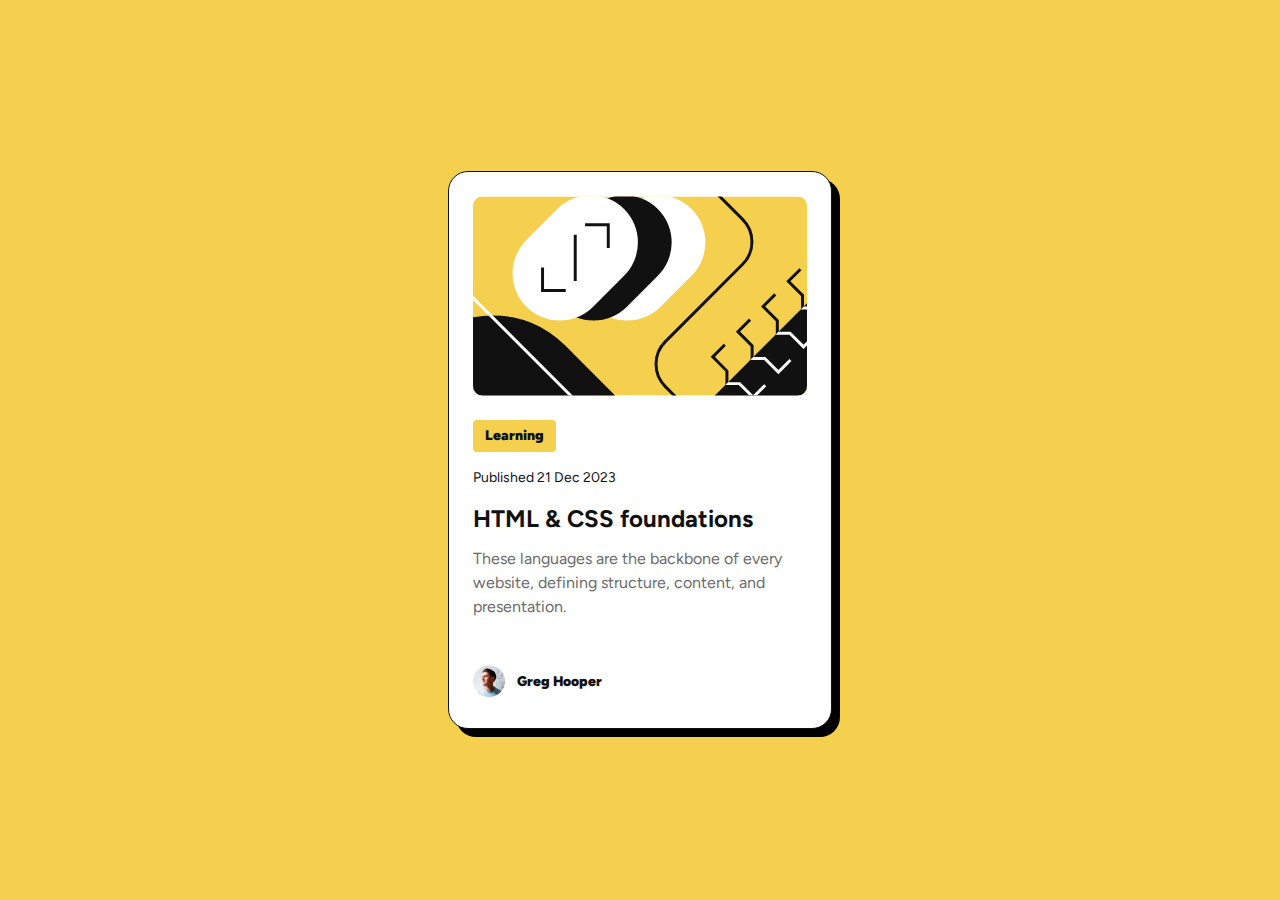
<file: blog-preview-card/index.html>
<!DOCTYPE html>
<html lang="en">
  <head>
    <meta charset="UTF-8" />
    <meta name="viewport" content="width=device-width, initial-scale=1.0" />
    <link rel="stylesheet" href="style.css" />
    <link
      rel="shortcut icon"
      href="./assets/images/favicon-32x32.png"
      type="image/x-icon"
    />
    <link rel="preconnect" href="https://fonts.googleapis.com">
    <link rel="preconnect" href="https://fonts.gstatic.com" crossorigin>
    <link href="https://fonts.googleapis.com/css2?family=Figtree:ital,wght@0,300..900;1,300..900&display=swap" rel="stylesheet">
    <title>Card Blog</title>
  </head>
  <body>
    <main class="card-container">
      <section class="card">
        <img
          src="./assets/images/illustration-article.svg"
          alt="imagen-ilustrativa"
          class="card-img"
        />
        <div class="card-text">
          <p class="card-text__category">Learning</p>
          <p class="card-text__date">Published 21 Dec 2023</p>
          <h1 class="card-text__title">HTML & CSS foundations</h1>
          <p class="card-text__description">
            These languages are the backbone of every website, defining
            structure, content, and presentation.
          </p>
        </div>
        <div class="card-profile">
          <img src="./assets/images/image-avatar.webp" alt="avatar-perfil" class="card-profile__img"/>
          <p class="card-profile__name">Greg Hooper</p>
        </div>
      </section>
    </main>
  </body>
</html>
</file>
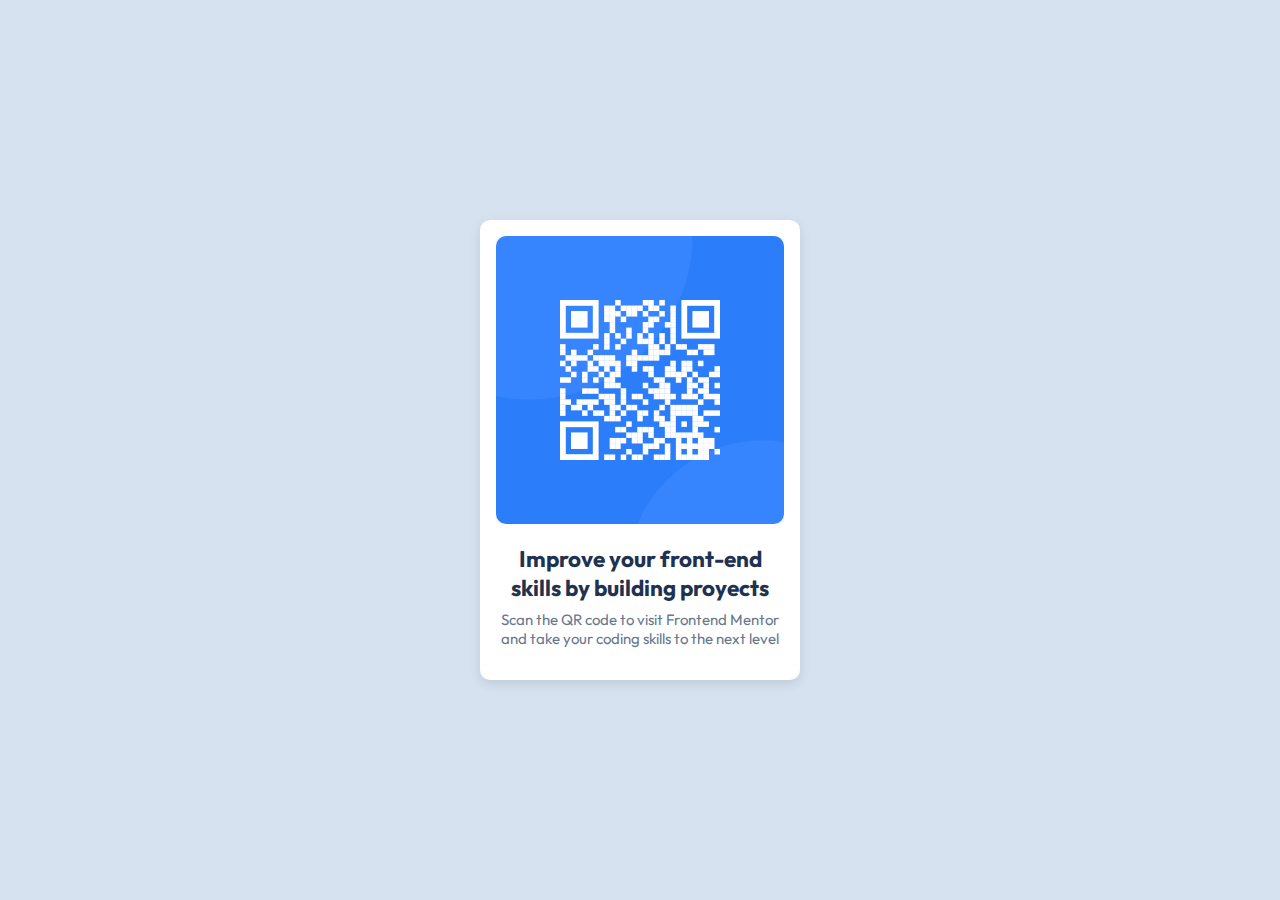
<file: qr-component/index.html>
<!DOCTYPE html>
<html lang="es">
<head>
  <meta charset="UTF-8">
  <meta name="viewport" content="width=device-width, initial-scale=1.0"> 
  <link rel="icon" type="image/png" sizes="32x32" href="./images/favicon-32x32.png">
  <link rel="stylesheet" href="style.css">
  <link href="https://fonts.googleapis.com/css2?family=JetBrains+Mono:ital,wght@0,100..800;1,100..800&family=Outfit:wght@100..900&display=swap" rel="stylesheet">
  <title>Frontend Mentor | QR code component</title>
</head>
<body>
    <main class="qr-container">
      <section class="qr-component">
        <div class="qr-card">
          <img src="images/image-qr-code.png" class="qr-image">
          <div class="qr-text">
            <h2>Improve your front-end skills by building proyects</h2>
            <p>Scan the QR code to visit Frontend Mentor and take your coding skills to the next level</p>
          </div>
        </div>
      </section>
    </main>
  </body>
</html>
</file>
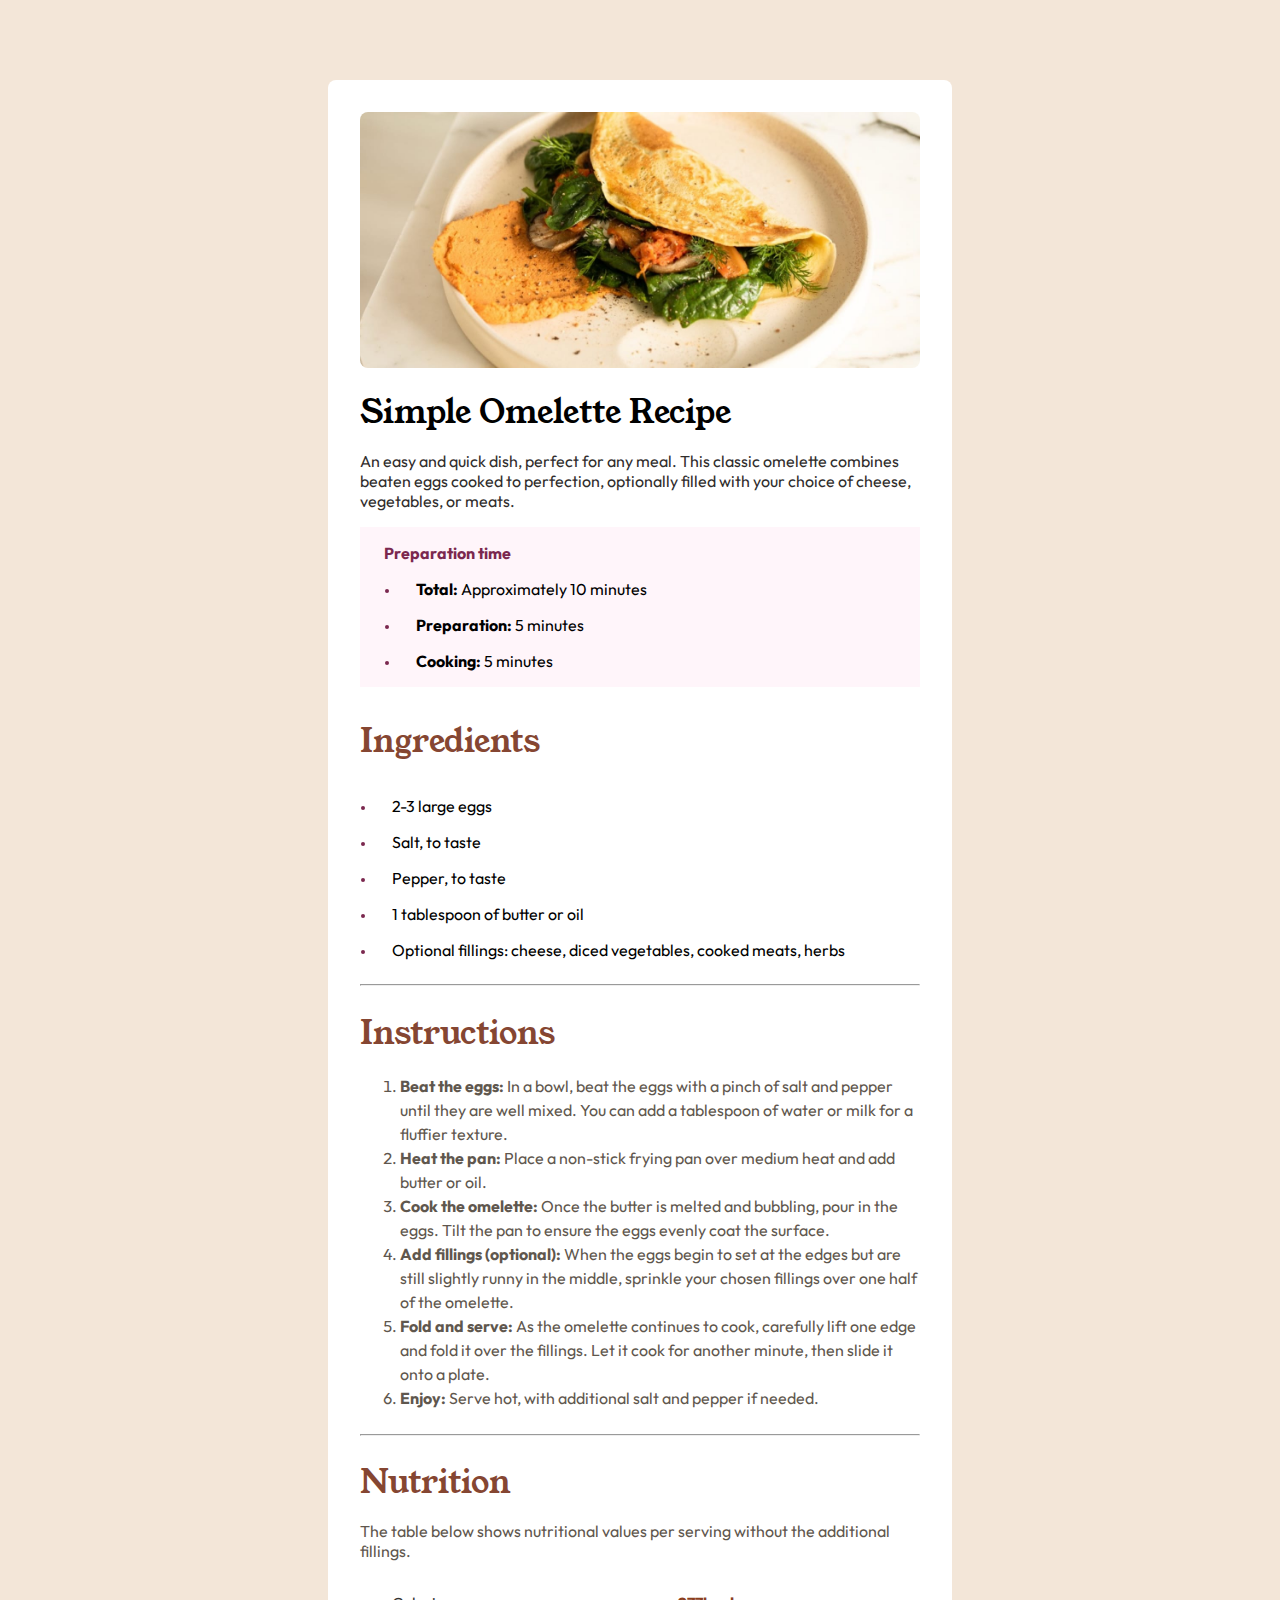
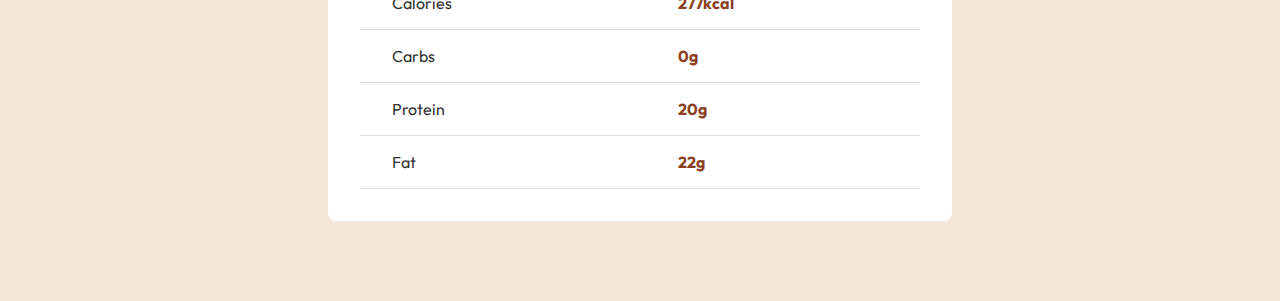
<file: recipe-page-main/index.html>
<!DOCTYPE html>
<html lang="en">
  <head>
    <meta charset="UTF-8" />
    <meta name="viewport" content="width=device-width, initial-scale=1.0" />
    <!-- displays site properly based on user's device -->
    <link
      rel="icon"
      type="image/png"
      sizes="32x32"
      href="./assets/images/favicon-32x32.png"
    />
    <link rel="preconnect" href="https://fonts.googleapis.com" />
    <link rel="preconnect" href="https://fonts.gstatic.com" crossorigin />
    <link
      href="https://fonts.googleapis.com/css2?family=Outfit:wght@100..900&family=Young+Serif&display=swap"
      rel="stylesheet"
    />
    <title>Recipe page</title>
    <link rel="stylesheet" href="style.css" />
  </head>
  <body>
    <article class="rp-container">
      <div class="rp-main">
        <img
          class="rp-img"
          src="./assets/images/image-omelette.jpeg"
          alt=""
        />
        <header class="rp-description">
          <h1>Simple Omelette Recipe</h1>
          <p>
            An easy and quick dish, perfect for any meal. This classic omelette
            combines beaten eggs cooked to perfection, optionally filled with
            your choice of cheese, vegetables, or meats.
          </p>
        </header>
        <section class="rp-preparation">
          <p class="rp-preparation__title">Preparation time</p>
          <ul class="rp-preparation__list">
            <li class="rp-preparation__li">
              <span>Total:</span> Approximately 10 minutes
            </li>
            <li class="rp-preparation__li">
              <span>Preparation:</span> 5 minutes
            </li>
            <li class="rp-preparation__li">
              <span>Cooking:</span> 5 minutes
            </li>
          </ul>
        </section>
        <section class="rp-ingredients">
          <p class="rp-subtitle">Ingredients</p>
          <ul class="rp-ingredients__list">
            <li class="rp-ingredients__li">2-3 large eggs</li>
            <li class="rp-ingredients__li">Salt, to taste</li>
            <li class="rp-ingredients__li">Pepper, to taste</li>
            <li class="rp-ingredients__li">1 tablespoon of butter or oil</li>
            <li class="rp-ingredients__li">
              Optional fillings: cheese, diced vegetables, cooked meats, herbs
            </li>
          </ul>
        </section>
        <hr>
        <section class="rp-instructions">
          <p class="rp-subtitle">Instructions</p>
          <ol>            
            <li>
              <strong>Beat the eggs:</strong> In a bowl, beat the eggs with a pinch of salt and
              pepper until they are well mixed. You can add a tablespoon of
              water or milk for a fluffier texture.
            </li>
            <li>
              <strong>Heat the pan:</strong> Place a non-stick frying pan over medium heat and
              add butter or oil.
            </li>
            <li>
              <strong>Cook the omelette:</strong> Once the butter is melted and bubbling, pour in
              the eggs. Tilt the pan to ensure the eggs evenly coat the surface.
            </li>
            <li>
              <strong>Add fillings (optional):</strong> When the eggs begin to set at the edges
              but are still slightly runny in the middle, sprinkle your chosen
              fillings over one half of the omelette.
            </li>
            <li>
              <strong>Fold and serve:</strong> As the omelette continues to cook, carefully lift
              one edge and fold it over the fillings. Let it cook for another
              minute, then slide it onto a plate.
            </li>
            <li>
              <strong>Enjoy:</strong> Serve hot, with additional salt and pepper if needed.
            </li>
          </ol>
        </section>
        <hr>
        <section class="rp-nutrition">
          <p class="rp-subtitle">Nutrition</p> 
          <table class="tb-nutrition">
            <p class="tb-description">The table below shows nutritional values per serving without the additional fillings.</p>
            <tbody>
              <tr>
                <td>Calories</td>
                <td>277kcal</td>
              </tr>
              <tr>
                <td>Carbs</td>
                <td>0g</td>
              </tr>
              <tr>
                <td>Protein</td>
                <td>20g</td>
              </tr>
              <tr>
                <td>Fat</td>
                <td>22g</td>
              </tr>
            </tbody>
          </table>
        </section>
      </div>
    </article>
  </body>
</html>
</file>
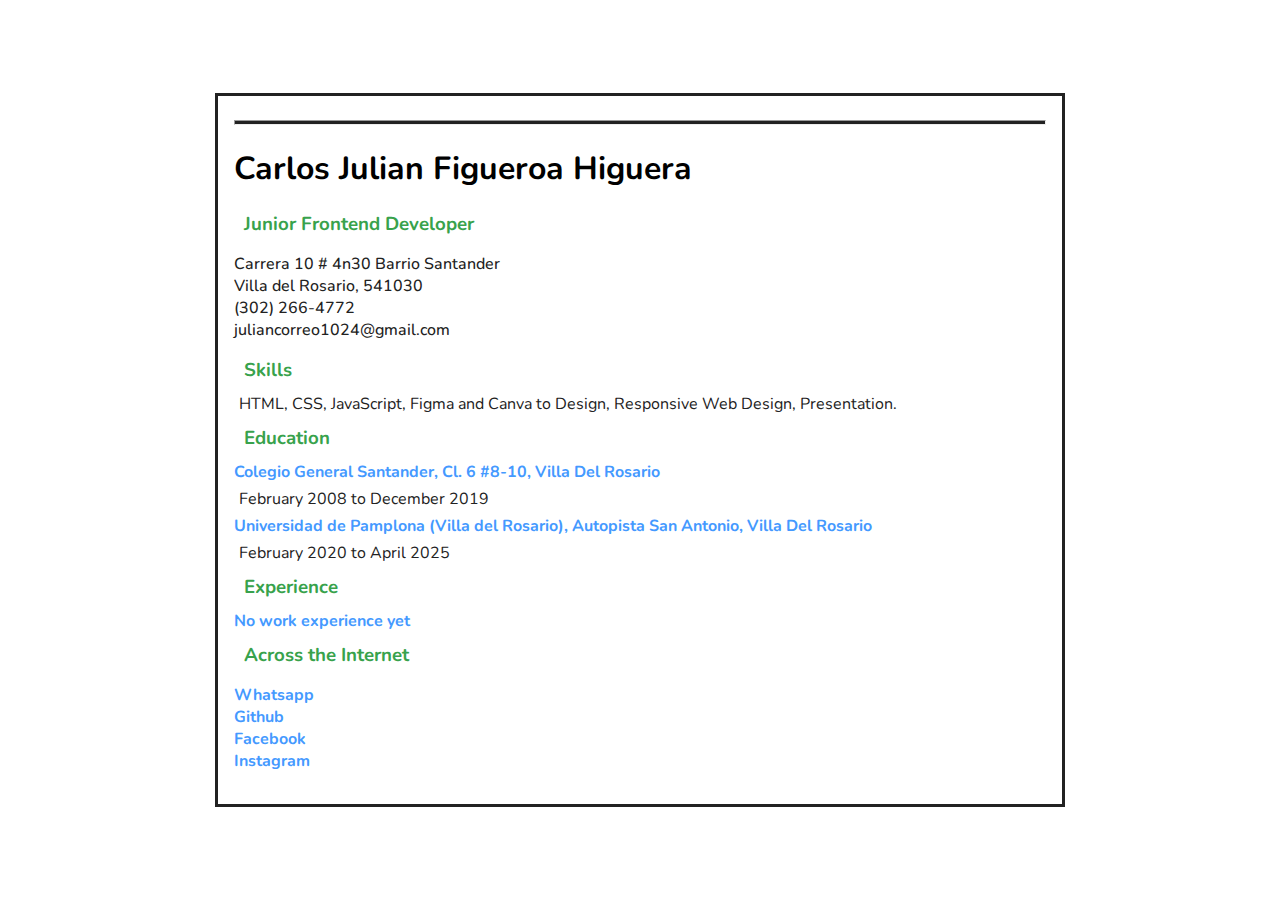
<file: single-cv/index.html>
<!DOCTYPE html>
<html lang="en">
<head>
  <meta charset="UTF-8">
  <meta name="viewport" content="width=device-width, initial-scale=1.0">
  <title>Curriculum Vitae</title>
  <link rel="preconnect" href="https://fonts.googleapis.com">
  <link rel="preconnect" href="https://fonts.gstatic.com" crossorigin>
  <link href="https://fonts.googleapis.com/css2?family=Figtree:ital,wght@0,300..900;1,300..900&family=Nunito:ital,wght@0,200..1000;1,200..1000&display=swap" rel="stylesheet">
  <link rel="stylesheet" href="style.css">
</head>
<body>
  <main class="cv-container">
    <section class="cv-main">
      <hr class="cv-hr">
      <h1 class="cv-title">Carlos Julian Figueroa Higuera</h1>
      <article class="cv-article">
        <h3 class="cv-article__title">Junior Frontend Developer</h3>
        <ul class="cv-article__list">
          <li>Carrera 10 # 4n30 Barrio Santander</li>
          <li>Villa del Rosario, 541030</li>
          <li>(302) 266-4772</li>
          <li>juliancorreo1024@gmail.com</li>
        </ul>
      </article>
      <article class="cv-article">
        <h3 class="cv-article__title">Skills</h3>
        <p class="cv-article__text"> HTML, CSS, JavaScript, Figma and Canva to Design, Responsive Web Design, Presentation.</p>
      </article>
      <article class="cv-article">
        <h3 class="cv-article__title">Education</h3>
        <h4 class="cv-article__subtitle">Colegio General Santander, Cl. 6 #8-10, Villa Del Rosario</h4>
        <p class="cv-article__text">February 2008 to December 2019</p>
        <h4 class="cv-article__subtitle">Universidad de Pamplona (Villa del Rosario), Autopista San Antonio, Villa Del Rosario</h4>
        <p class="cv-article__text">February 2020 to April 2025</p>
      </article>
      <article class="cv-article">
        <h3 class="cv-article__title">Experience</h3>
        <h4 class="cv-article__subtitle">No work experience yet</h4>
      </article>
      <article class="cv-article">
        <h3 class="cv-article__title">Across the Internet</h3>
        <ul class="cv-article__list">
          <li><a class="cv-link__social__media" href="https://wa.me/3022664772" target="_blank">Whatsapp</a></li>
          <li><a class="cv-link__social__media" href="https://github.com/jfigueroa24" target="_blank">Github</a></li>
          <li><a class="cv-link__social__media" href="https://www.facebook.com/Julian.figueroa24/" target="_blank">Facebook</a></li>
          <li><a class="cv-link__social__media" href="https://www.instagram.com/julian.fgr02/" target="_blank">Instagram</a></li>
        </ul>
      </article>
    </section>
  </main>
</body>
</html>
</file>
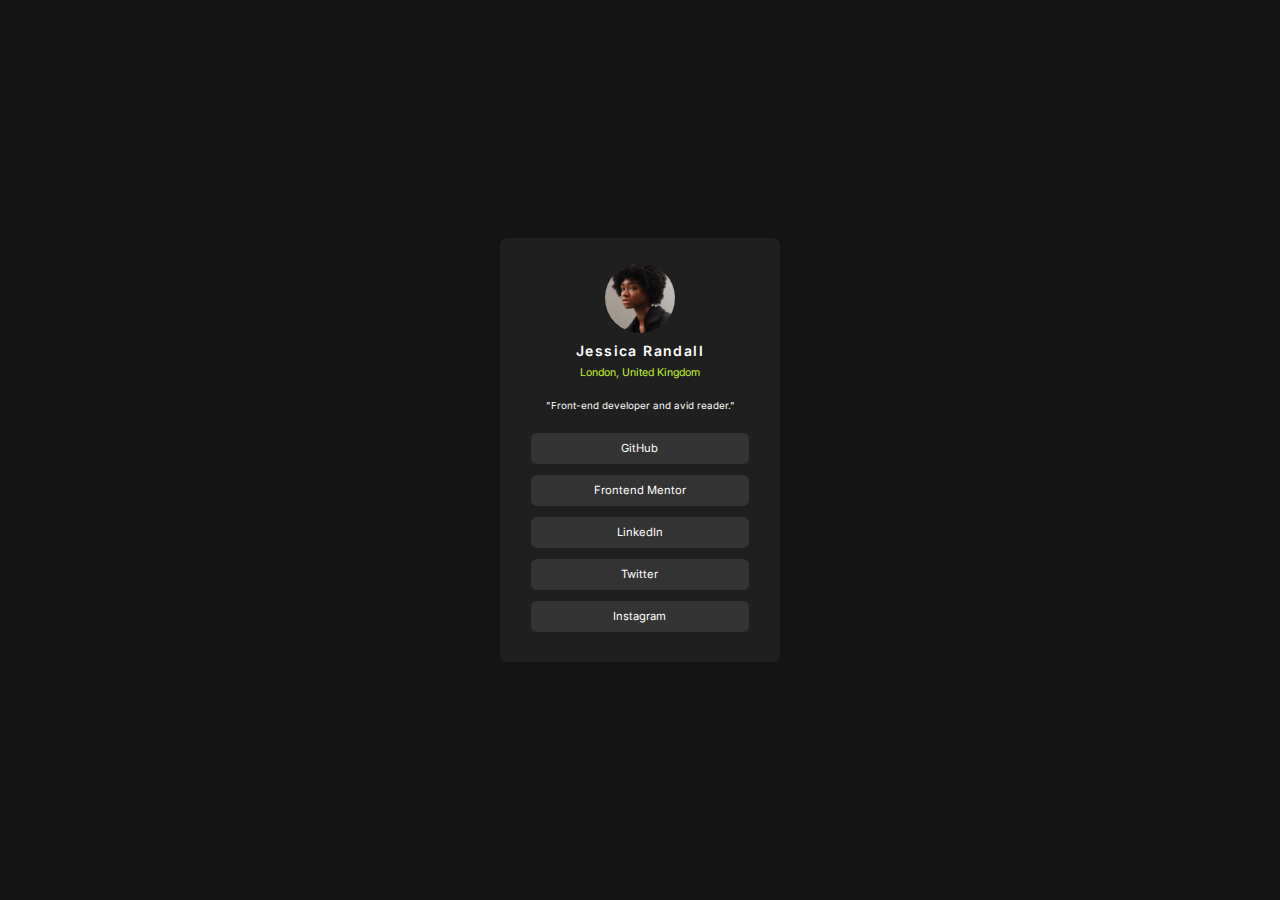
<file: social-media-card-profile/index.html>
<!DOCTYPE html>
<html lang="en">
  <head>
    <meta charset="UTF-8" />
    <meta name="viewport" content="width=device-width, initial-scale=1.0" />
    <!-- displays site properly based on user's device -->
    <link
      rel="icon"
      type="image/png"
      sizes="32x32"
      href="./assets/images/favicon-32x32.png"
    />
    <title>Frontend Mentor | Social links profile</title>
    <link rel="stylesheet" href="style.css" />
    <link rel="preconnect" href="https://fonts.googleapis.com" />
    <link rel="preconnect" href="https://fonts.gstatic.com" crossorigin />
    <link
      href="https://fonts.googleapis.com/css2?family=Inter:ital,opsz,wght@0,14..32,100..900;1,14..32,100..900"
      rel="stylesheet"
    />
  </head>
  <body>
    <main class="sm-container">
      <section class="sm-card">
        <img
          class="sm-card__img"
          src="./assets/images/avatar-jessica.jpeg"
          alt="girl-picture-profile"
        />
        <div class="sm-card__info">
          <h1 class="sm-card__name">Jessica Randall</h1>
          <h4 class="sm-card__location">London, United Kingdom</h4>
          <p class="sm-card__description">
            "Front-end developer and avid reader."
          </p>
        </div>
        <div class="sm-card__links">
            <a class="sm-card__button" href="">GitHub</a>      
            <a class="sm-card__button" href="">Frontend Mentor</a>
            <a class="sm-card__button" href="">LinkedIn</a>
            <a class="sm-card__button" href="">Twitter</a>
            <a class="sm-card__button" href="">Instagram</a>
        </div>
      </section>
    </main>
  </body>
</html>
</file>
<file: blog-preview-card/style.css>
*{
  box-sizing: border-box;
}

body{
  background-color: #F4D04E;
  max-width: 1440px;
  margin: 0;
}

.card-container{
  height: 100vh;
  align-content: center;
}

.card{
  background-color: #fff;
  margin: auto;
  max-width: 384px;
  border: 1px solid #111111;
  border-radius: 20px;
  display: flex;
  flex-direction: column;
  padding: 24px;
  box-shadow: 8px 8px #000;
}

.card-img{
  height: 200px;
  border-radius: 10px;
  margin-bottom: 12px;
}

.card-text{
  font-family: "Figtree", sans-serif;
  line-height: 150%;
  letter-spacing: 0;
  margin: 12px 0;
}

.card-text__category{
  padding: 4px 12px;
  background-color: #F4D04E;
  display: inline-block;
  margin: 0;
  font-weight: 900;
  font-size: 14px;
  color: #111111;
  border-radius: 4px;
}

.card-text__date{
  font-size: 14px;
  color: #111111;
}

.card-text__title{
  font-size: 24px;
  color: #111111;
}

.card-text__title:hover, .card-text__title:active, .card-text__title:focus{
  color: #F4D04E;
}

.card-text__description{
  font-size: 16px;
  color: #6B6B6B;
}

.card-profile{
  display: flex;
  align-items: center;
  margin-top: 12px;
}

.card-profile__img{
  width: 32px;
  margin-right: 12px;
}
.card-profile__name{
  font-family: "Figtree", sans-serif;
  font-weight: 900;
  font-size: 14px;
  color: #111111;
}

/* MEDIA QUERIES */
@media (max-width: 440px) {
  .card{
  max-width: 335px;
  }
}

@media (max-width:375px) {
  .card{
  max-width: 327px;
  }
}
</file>
<file: qr-component/style.css>
*{
  margin: 0px;
  padding: 0px;
  box-sizing: border-box;
}
body{
  background-color: hsl(212, 45%, 89%);
  max-width: 1440px;
  margin: 0;
}
.qr-container{
  height: 100vh;
  display: flex;
  justify-content: center;
  align-items: center;
}

.qr-component{
  background-color: #fff;
  border-radius: 10px;
  padding: 16px;
  width: 100%;
  max-width: 320px;
  text-align: center;
  box-shadow: 0 4px 12px rgba(0, 0, 0, 0.1);

}

.qr-container{
  font-size: 15px;
  font-family: "Outfit", sans-serif;
}

.qr-container h2{
  color: hsl(218, 44%, 22%);
  margin: 0;
  text-wrap: balance;
  margin: 16px 0 8px;
}
.qr-container p{
  color: hsl(216, 15%, 48%);
  font-weight: 400;
  margin: 8px 0 16px;
}

.qr-image{
  object-fit: cover;
  width:100%;
  border-radius: 10px;
}




/*MEDIA QUERIES*/

@media (max-width: 370px) {
  .qr-component{
    background-color: #fff;
    border-radius: 10px;
    padding: 16px;
    width: 100%;
    max-width: 320px;
    text-align: center;
    box-shadow: 0 4px 12px rgba(0, 0, 0, 0.1);
  }

  .qr-container{
    height: 100vh;
    display: flex;
    justify-content: center;
    align-items: center;
    font-family: "Outfit", sans-serif;
  }
  .qr-text h2{
    font-size: 22px;
    text-wrap: balance;

  }
  .qr-text p{
    font-size: 15px;
  }
}
</file>
<file: recipe-page-main/style.css>
*{
  box-sizing: border-box;
}

body{
  padding: 0;
  margin: 0;
  background-color: hsl(30, 54%, 90%);
}
  
html{
  font-size: 16px
}

hr{
  width: 100%;
  height: 0.1rem;
  background-color: #7a7a7aa9;
}

.rp-container{
  margin: 5rem;
}
.rp-main{
  background-color: hsl(0, 0%, 100%);
  width: 39rem;
  margin: auto;
  display: flex;
  flex-direction: column;
  padding: 2rem;
  border-radius: 0.5rem;
}

.rp-img{
  width: 35rem;
  border-radius: 0.5rem;
}

.rp-description > h1{
  font-family: "Young Serif", serif;
  font-weight: 400;
  font-style: normal;
  font-size: 2rem;
  margin-bottom: 0;
}

.rp-description > p{
  font-family: "Outfit", sans-serif;
  font-weight: 400;
  color: hsl(24, 5%, 18%);
}

.rp-preparation{
  font-family: "Outfit", sans-serif;
  font-weight: 400;
  background-color: hsl(330, 100%, 98%);
}
.rp-preparation__list{
  padding-left: 1.5rem;
}

.rp-preparation > p{
  padding-left: 1.5rem;
  font-weight: bold;
  color: hsl(332, 51%, 32%);
} 

.rp-preparation__li{
  margin: 1rem;
}

.rp-preparation__li > span{
  padding-left: 1rem;
}
.rp-preparation__li::marker{
  color: hsl(332, 51%, 32%);
  font-size: small;
  padding-left: 1rem;
}

.rp-preparation__li > span{
  font-weight: bold;
}

.rp-ingredients{
  font-family: "Outfit", sans-serif;
  font-weight: 400;
}

.rp-subtitle{
  color: hsl(14, 45%, 36%);
  font-family: "Young Serif", serif;
  font-weight: 400;
  font-style: normal;
  font-size: 2rem;
}

.rp-ingredients__li::marker{
  color: hsl(332, 51%, 32%);
  font-size: small;
  padding-left: 1rem;
}

.rp-ingredients__li{
  margin: 1rem;
  padding-left: 1rem;
}

.rp-ingredients__list{
  padding-left: 0;
}

.rp-instructions{
  font-family: "Outfit", sans-serif;
  font-weight: 400;
  color:hsl(30, 10%, 34%);
  line-height: 1.5;
}

.rp-instructions .rp-subtitle{
  margin: 1rem 0;
}

.rp-nutrition{
  font-family: "Outfit", sans-serif;
  font-weight: 400;
}

.rp-nutrition .rp-subtitle{
  margin: 1rem 0;
}

.tb-nutrition {
  width: 100%;
  border-collapse: collapse;
}

.tb-description{
  color: hsl(30, 10%, 34%);
}

td {
  padding: 1rem 0;
  padding-left: 2rem;
  border-bottom: 1px solid #ddd;
}

td:first-child {
  color: #333;
}

td:last-child {
  font-weight: bold;
  color: #8b3f1e;
  text-align: start;
}

@media screen and (max-width: 768px) {
  .rp-container {
    margin: 0;
  }

  .rp-main {
    width: 100%;  
    padding-top: 0;
  }

  .rp-img {
    width: calc(100% + 4rem);
    margin-left: -2rem;
    margin-right: -2rem;
    border-radius: 0;
    display: block;
  }

  .rp-description > h1,
  .rp-subtitle {
    font-size: 1.5rem;
  }

  .rp-description > p {
    font-size: 1rem;
  }

  .rp-preparation__li,
  .rp-ingredients__li,
  .rp-instructions li {
    font-size: 0.95rem;
  }

  td {
    padding: 0.75rem 0;
    padding-left: 1rem;
    font-size: 0.95rem;
  }

  td:last-child {
    font-size: 1rem;
  }
}
</file>
<file: single-cv/style.css>
* {
  box-sizing: border-box;
  font-family: "Nunito", sans-serif;
}
body {
  margin: 0;
  padding: 0;
}

.cv-container {
  height: 100vh;
  align-content: center;
}

.cv-main {
  max-width: 850px;
  margin: auto;
  border: 3px solid #222;
  padding: 1rem;
}

.cv-hr {
  height: 5px;
  background-color: #222;
}

.cv-article__title {
  color: #38a24c;
  font-weight: 700;
  margin: 10px;
}

.cv-article__list {
  padding: 0;
  list-style: none;
  color: #222;
  font-weight: 500;
}

.cv-article__text{
  color: #222;
  margin: 5px;
}

.cv-article__subtitle{
  color: #49f;
  margin: 0;
}

.cv-link__social__media{
  text-decoration: none;
  color: #49f;
  font-weight: 700;
}
.cv-link__social__media:hover{
  color: #38a24c;
}
</file>
<file: social-media-card-profile/style.css>
*{
  box-sizing: border-box;
  font-family: "Inter", sans-serif;
  font-optical-sizing: auto;
  font-weight: 400;
  font-style: normal;
}

html{
  font-size: 14px;
}

body{
  margin: 0;
  padding: 0;
  max-width: 1440px;
}

.sm-container{
  height: 100vh;
  align-content: center;
  background-color: hsl(0, 0%, 8%);
}

.sm-card{
  margin: auto;
  background-color: hsl(0, 0%, 12%);
  display: flex;
  flex-direction: column;
  width: 20rem;
  justify-content: center;
  align-items: center;
  padding: 1.8rem;
  border-radius: 0.5rem;
}

.sm-card__img{
  width: 5rem;
  object-fit: cover;
  border-radius: 50%;
}

.sm-card__info{
  display: flex;
  flex-direction: column;
  align-items: center;
  justify-content: center;
  
}

.sm-card__name{
  color: hsl(0, 0%, 100%);
  font-weight: 600;
  letter-spacing: 0.1rem;
  margin-bottom: 0;
  font-size: 1rem;
}

.sm-card__location{
  color: hsl(75, 94%, 57%);
  margin-top: 0.5rem;
  margin-bottom: 0.5rem;
  font-size: 0.75rem;
}

.sm-card__description{
  color: hsl(0, 0%, 100%);
  font-size: 0.7rem;
  margin-top: 1rem;
}

.sm-card__links{
  width: 100%;
  padding: 0;
  margin-top: 0.45rem;
  list-style: none;
  display: flex;
  flex-direction: column;
  justify-content: center;
  align-items: center;
}

.sm-card__button{
  background-color: hsl(0, 0%, 20%);
  width: 95%;
  padding: 0.6rem;
  margin: 0.4rem;
  border-radius: 0.4rem;
  display: flex;
  justify-content: center;
  text-decoration: none;
  font-size: 0.8rem;
  color: hsl(0, 0%, 100%);
  font-weight: 400;
}

.sm-card__button:active{
  background-color: hsl(75, 94%, 57%);
}

/* MEDIA QUERIES */

@media (max-width: 375px){
  html{
    font-size: 17px;
  }
}
</file>
